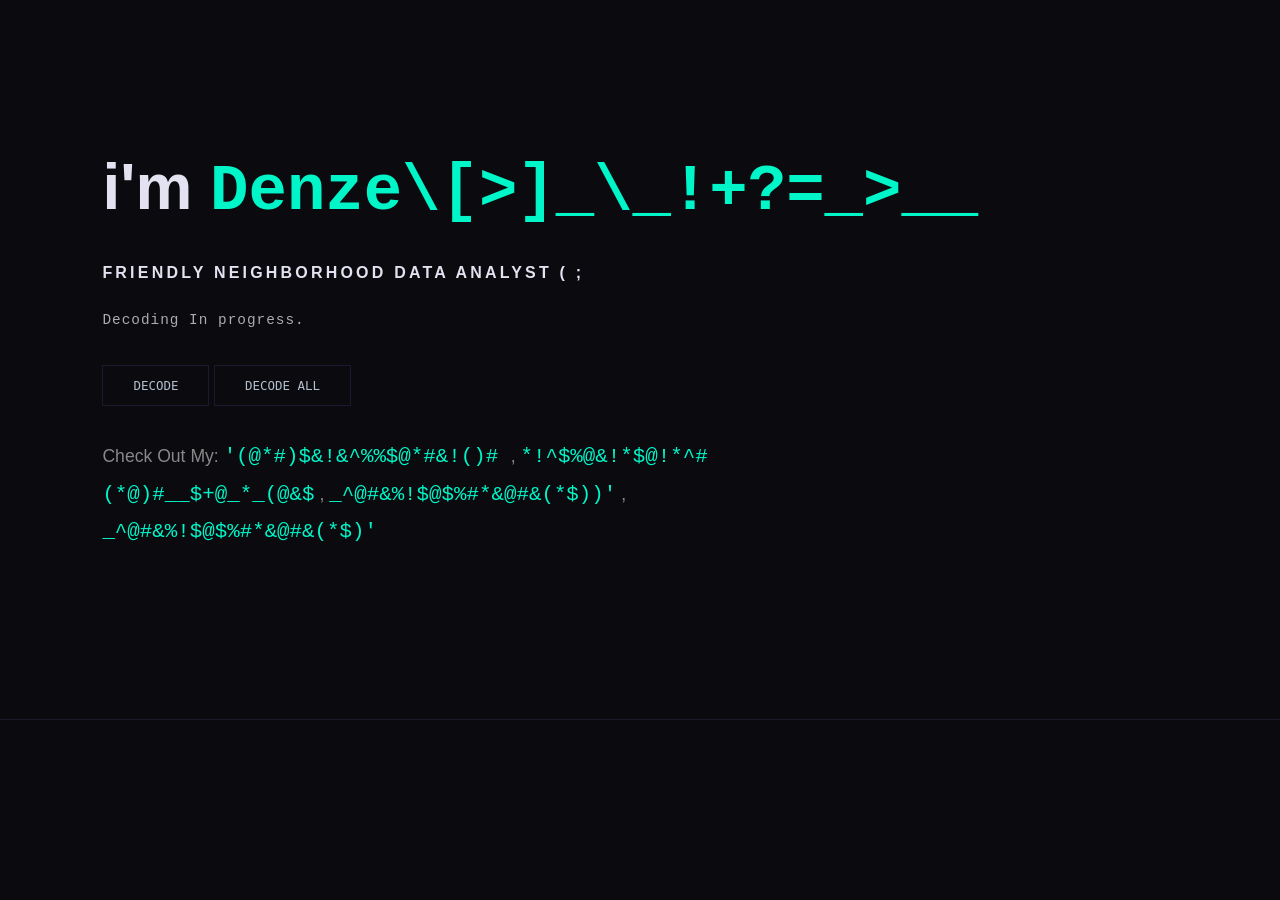
<file: index.html>
<!DOCTYPE html>
<html lang="en" data-THEMEMain=" dark">
<head>
  <meta charset="UTF-8" />
  <link rel="stylesheet" href="assets/style.css">
  <meta name="viewport" content="width=device-width, initial-scale=1.0"/>
  <title>Denzel Moffat | Data Analyst & Portfolio</title>

  <!-- SEO Meta Tags -->
  <meta name="description" content="Denzel Moffat's personal portfolio. Data analyst,Data Scientist ,cybersecurity enthusiast and developer based in Zimbabwe.">
  <meta name="keywords" content="Denzel Moffat,Denzel,Joshua,Moffat,DenzelJMoffat.com, data analyst,data Scientist,Denzel Joshua Moffat, portfolio Zimbabwe, cybersecurity Zimbabwe,data analysis Zimbabwe, Zimbabwe">
  <meta name="author" content="Denzel J Moffat, Denzel , Moffat, Denzel Joshua, Joshua">
  <meta name="google-site-verification" content="7la9w6ZhTLMkpH6mxnMef3vtB_CeqCHO9XA25OT6HhQ" />

  <!-- Open Graph (controls how your link looks when shared on WhatsApp, Twitter etc.) -->
  <meta property="og:title" content="Denzel Moffat | Portfolio">
  <meta property="og:description" content="Data analyst and developer portfolio.">
  <meta property="og:url" content="https://yourusername.github.io">
  <meta property="og:type" content="website">
</head>
<body>
    <section class="hero">
        <div class="greeting">
            <h1> i'm <span id="scramble-text-welcome" class="highlight_blue">Denzel Joshua</span></h1>
            <h2>friendly neighborhood data analyst ( ;</h2>
             <div class = " decodLoad">
                <p id = "decoding-progress">Decoding In progress...</p>
             </div>
             <button id="decode-btn">decode</button>
             <button id="main-decode-all-btn">Decode All</button>
              
        </div>

         <div class = "list"> 
            <p> Check Out My: <span id="scramble-text-1" class="highlight_blue">'(@*#)$&!&^%%$@*#&!()# </span>, <span id="scramble-text-2" class="highlight_blue">*!^$%@&!*$@!*^#(*@)#__$+@_*_(@&$</span> , <span id="scramble-text-3" class="highlight_blue"> _^@#&%!$@$%#*&@#&(*$))'</span> , <span id="scramble-text-5" class="highlight_blue"> _^@#&%!$@$%#*&@#&(*$)'</span></p>
           
         </div>
    </section>  
   
<script src="assets/GeneralScripts.js"></script>
</body>
</html>
</file>
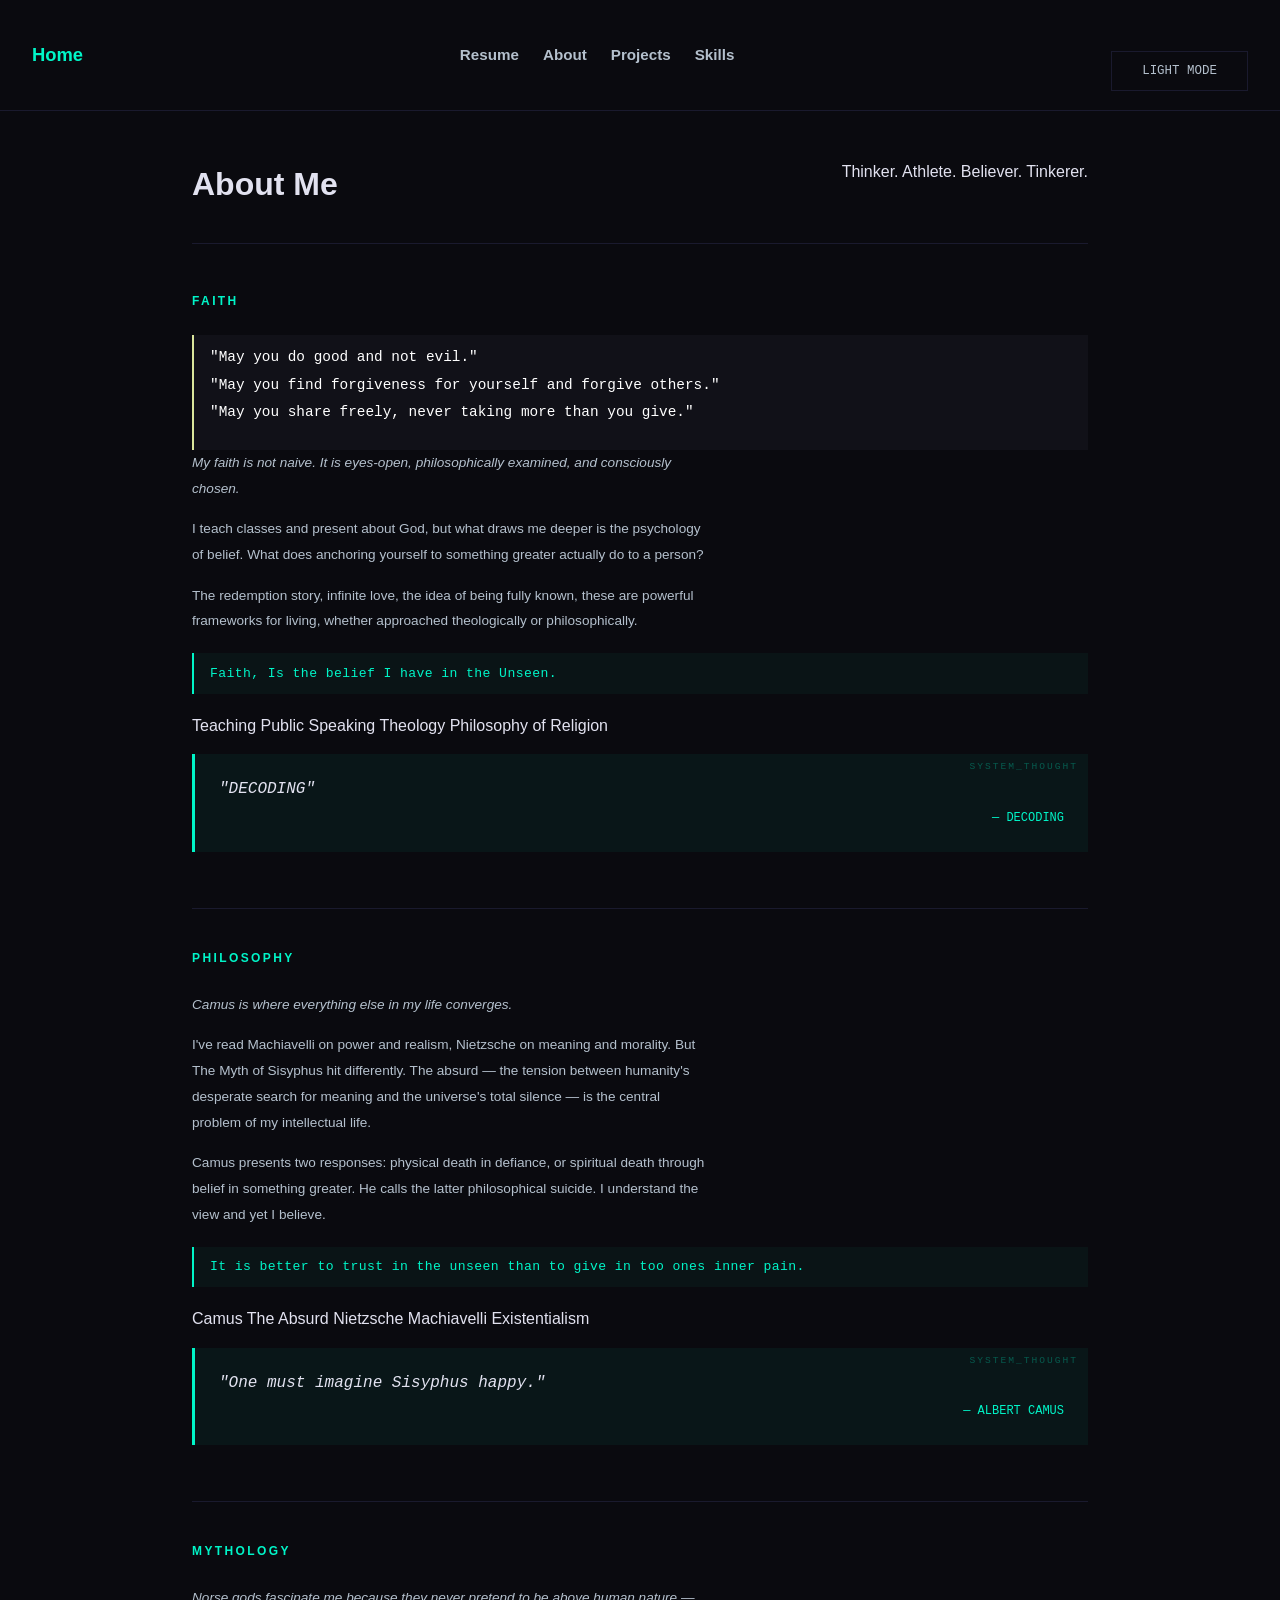
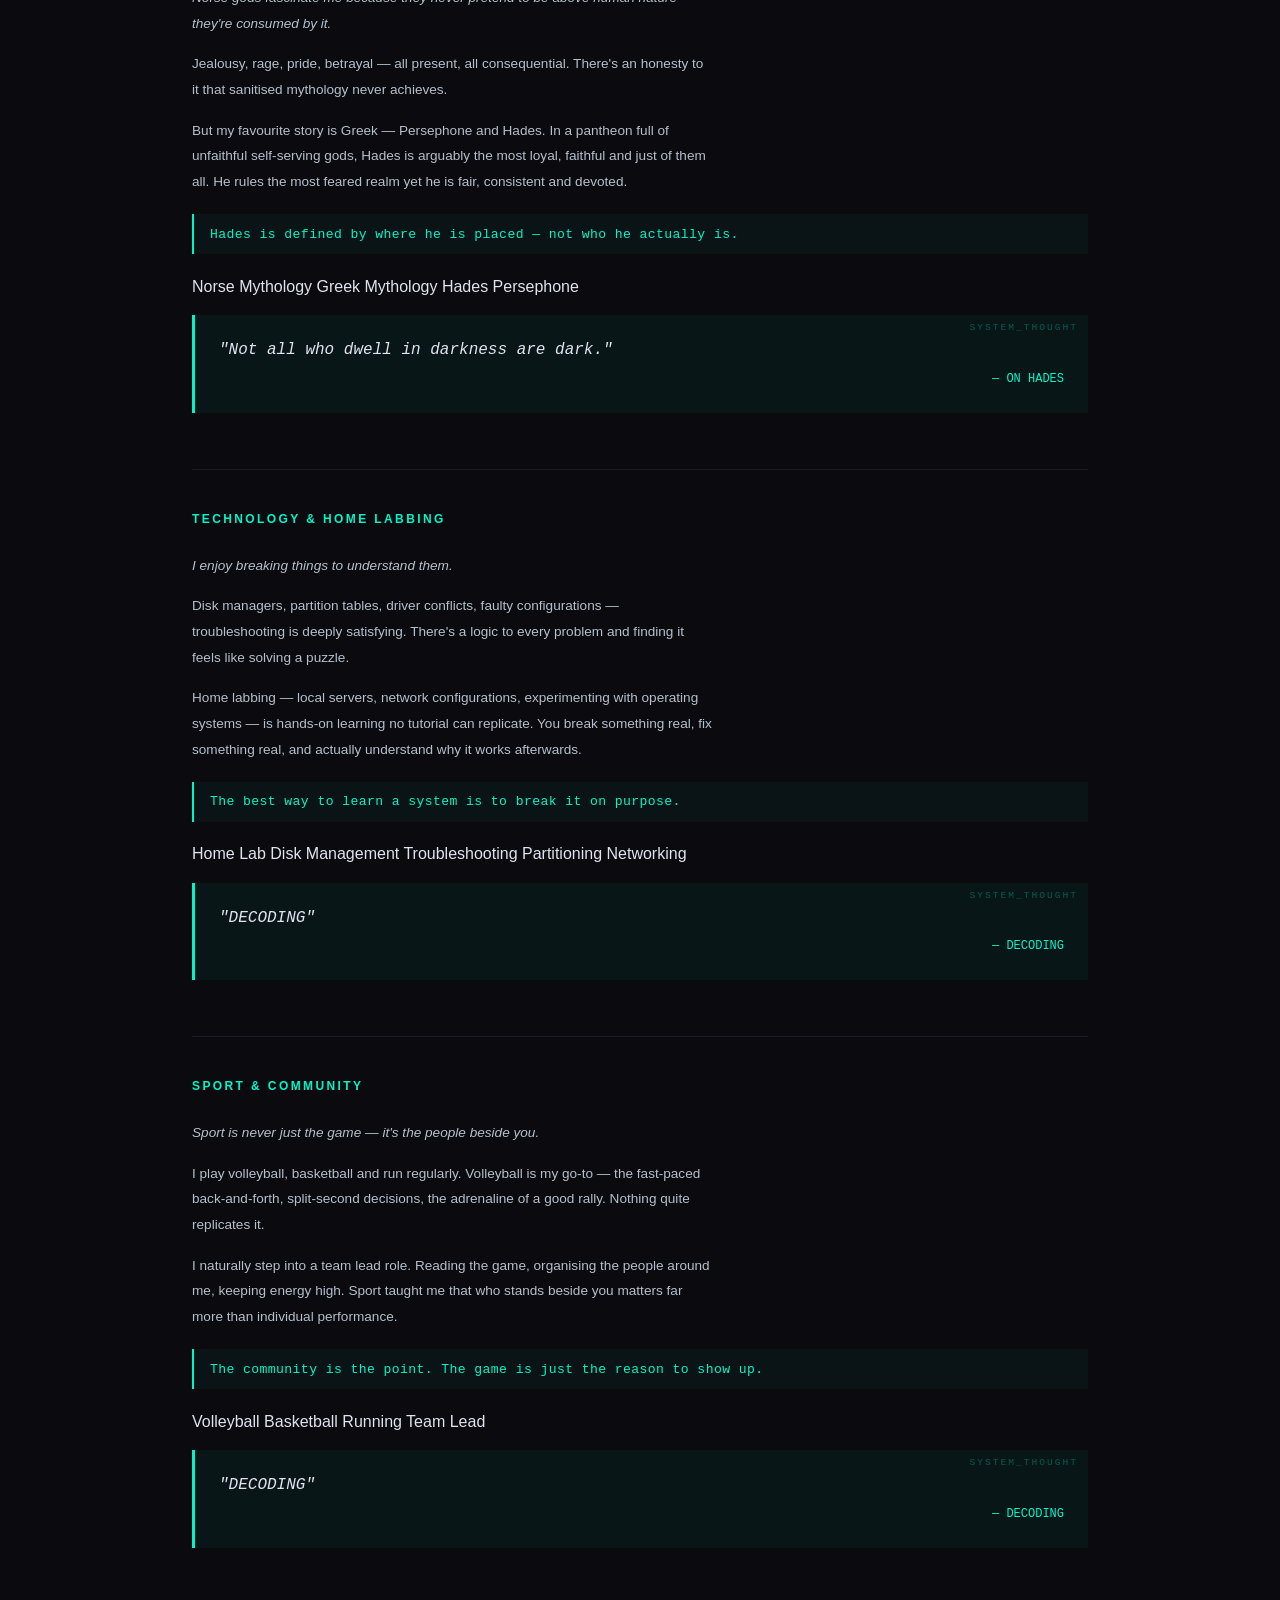
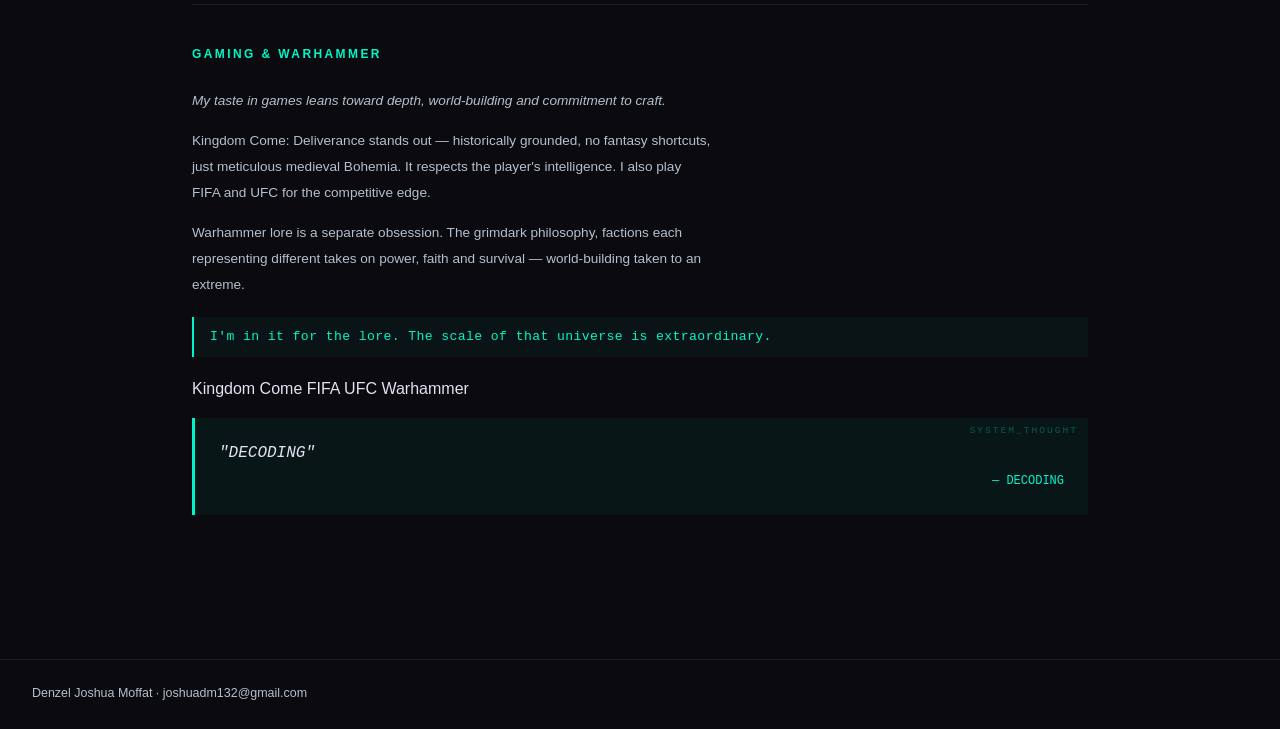
<file: pages/about.html>
<!DOCTYPE html>
<html lang="en">
<head>
  <meta charset="UTF-8"/>
  <meta name="viewport" content="width=device-width, initial-scale=1.0"/>
  <link rel="stylesheet" href="..\/assets/style.css">

  <title>About | Denzel Joshua Moffat</title>
  
</head>
<body>

 <nav>
    <a href="../index.html">Home</a>
    <ul>
      
      <li><a href="Resume.html">Resume</a></li>
      <li><a href="about.html">About</a></li>
      <li><a href="projects.html">Projects</a></li>
      <li><a href="skills.html">Skills</a></li>
    </ul>
    <button id="theme-toggle">Light Mode</button>
  </nav>

  <main>

    <!-- INTRO -->
    <header>
      <h1>About Me</h1>
      <p> Thinker. Athlete. Believer. Tinkerer.</p>
    </header>


    

  

<!-- FAITH -->
<section class="about-section">
  <div class="section-content reverse">
    <div class="section-text">
      <h2>Faith</h2>
      <div class = "prayer">
        <P>
        "May you do good and not evil." <br>
        "May you find forgiveness for yourself and forgive others."<br>
        "May you share freely, never taking more than you give."
        </P>
      </div>

      <p class="lead">My faith is not naive. It is eyes-open, philosophically examined, and consciously chosen.</p>
      <p>
        I teach classes and present about God, but what draws me deeper 
        is the psychology of belief. What does anchoring yourself to something 
        greater actually do to a person?
      </p>
      <p>
        The redemption story, infinite love, the idea of being fully known,
        these are powerful frameworks for living, whether approached theologically 
        or philosophically.
      </p>
      <div class="insight">
        Faith, Is the belief I have in the Unseen.
      </div>
      <div class="tags">
        <span>Teaching</span>
        <span>Public Speaking</span>
        <span>Theology</span>
        <span>Philosophy of Religion</span>
      </div>
    </div>
    <div class="myth-quote">
      <p>"DECODING"</p>
      <span>— DECODING</span>
    </div>
  </div>
</section>

<!-- PHILOSOPHY -->
<section class="about-section">
  <div class="section-content reverse">
    <div class="section-text">
      <h2>Philosophy</h2>
      <p class="lead">Camus is where everything else in my life converges.</p>
      <p>
        I've read Machiavelli on power and realism, Nietzsche on meaning and 
        morality. But The Myth of Sisyphus hit differently. The absurd — the 
        tension between humanity's desperate search for meaning and the 
        universe's total silence — is the central problem of my intellectual life.
      </p>
      <p>
        Camus presents two responses: physical death in defiance, or spiritual 
        death through belief in something greater. He calls the latter 
        philosophical suicide. I understand the view and yet I believe.
      </p>
      <div class="insight">
        It is better to trust in the unseen than to give in too ones inner pain.
      </div>
      <div class="tags">
        <span>Camus</span>
        <span>The Absurd</span>
        <span>Nietzsche</span>
        <span>Machiavelli</span>
        <span>Existentialism</span>
      </div>
    </div>
    <div class="myth-quote">
      <p>"One must imagine Sisyphus happy."</p>
      <span>— Albert Camus</span>
    </div>
  </div>
</section>

<!-- MYTHOLOGY -->
<section class="about-section">
  <div class="section-content">
    <div class="section-text">
      <h2>Mythology</h2>
      <p class="lead">Norse gods fascinate me because they never pretend to be above human nature — they're consumed by it.</p>
      <p>
        Jealousy, rage, pride, betrayal — all present, all consequential. 
        There's an honesty to it that sanitised mythology never achieves.
      </p>
      <p>
        But my favourite story is Greek — Persephone and Hades. In a pantheon 
        full of unfaithful self-serving gods, Hades is arguably the most loyal, 
        faithful and just of them all. He rules the most feared realm yet he is 
        fair, consistent and devoted.
      </p>
      <div class="insight">
        Hades is defined by where he is placed — not who he actually is.
      </div>
      <div class="tags">
        <span>Norse Mythology</span>
        <span>Greek Mythology</span>
        <span>Hades</span>
        <span>Persephone</span>
      </div>
    </div>
    <div class="myth-quote">
      <p>"Not all who dwell in darkness are dark."</p>
      <span>— On Hades</span>
    </div>
  </div>
</section>

<!-- TECHNOLOGY -->
<section class="about-section">
  <div class="section-content reverse">
    <div class="section-text">
      <h2>Technology & Home Labbing</h2>
      <p class="lead">I enjoy breaking things to understand them.</p>
      <p>
        Disk managers, partition tables, driver conflicts, faulty configurations — 
        troubleshooting is deeply satisfying. There's a logic to every problem 
        and finding it feels like solving a puzzle.
      </p>
      <p>
        Home labbing — local servers, network configurations, experimenting with 
        operating systems — is hands-on learning no tutorial can replicate. 
        You break something real, fix something real, and actually understand 
        why it works afterwards.
      </p>
      <div class="insight">
        The best way to learn a system is to break it on purpose.
      </div>
      <div class="tags">
        <span>Home Lab</span>
        <span>Disk Management</span>
        <span>Troubleshooting</span>
        <span>Partitioning</span>
        <span>Networking</span>
      </div>
    </div>
    <div class="myth-quote">
      <p>"DECODING"</p>
      <span>— DECODING</span>
    </div>
  </div>
</section>


 <!-- SPORTS -->
<section class="about-section">
  <div class="section-content">
    <div class="section-text">
      <h2>Sport & Community</h2>
      <p class="lead">Sport is never just the game — it's the people beside you.</p>
      <p>
        I play volleyball, basketball and run regularly. Volleyball is my go-to — 
        the fast-paced back-and-forth, split-second decisions, the adrenaline of 
        a good rally. Nothing quite replicates it.
      </p>
      <p>
        I naturally step into a team lead role. Reading the game, organising the 
        people around me, keeping energy high. Sport taught me that who stands 
        beside you matters far more than individual performance.
      </p>
      <div class="insight">
        The community is the point. The game is just the reason to show up.
      </div>
      <div class="tags">
        <span>Volleyball</span>
        <span>Basketball</span>
        <span>Running</span>
        <span>Team Lead</span>
      </div>
    </div>
    <div class="myth-quote">
      <p>"DECODING"</p>
      <span>— DECODING</span>
    </div>
  </div>
</section>


<!-- GAMING -->
<section class="about-section">
  <div class="section-content">
    <div class="section-text">
      <h2>Gaming & Warhammer</h2>
      <p class="lead">My taste in games leans toward depth, world-building and commitment to craft.</p>
      <p>
        Kingdom Come: Deliverance stands out — historically grounded, no fantasy 
        shortcuts, just meticulous medieval Bohemia. It respects the player's 
        intelligence. I also play FIFA and UFC for the competitive edge.
      </p>
      <p>
        Warhammer lore is a separate obsession. The grimdark philosophy, factions 
        each representing different takes on power, faith and survival — 
        world-building taken to an extreme.
      </p>
      <div class="insight">
        I'm in it for the lore. The scale of that universe is extraordinary.
      </div>
      <div class="tags">
        <span>Kingdom Come</span>
        <span>FIFA</span>
        <span>UFC</span>
        <span>Warhammer</span>
      </div>
    </div>
    <div class="myth-quote">
      <p>"DECODING"</p>
      <span>— DECODING</span>
    </div>
  </div>
</section>


   
  </main>

  <footer>
    <p>Denzel Joshua Moffat · joshuadm132@gmail.com</p>
  </footer>

  <script src="../assets/GeneralScripts.js"></script>

</body>
</html>
</file>
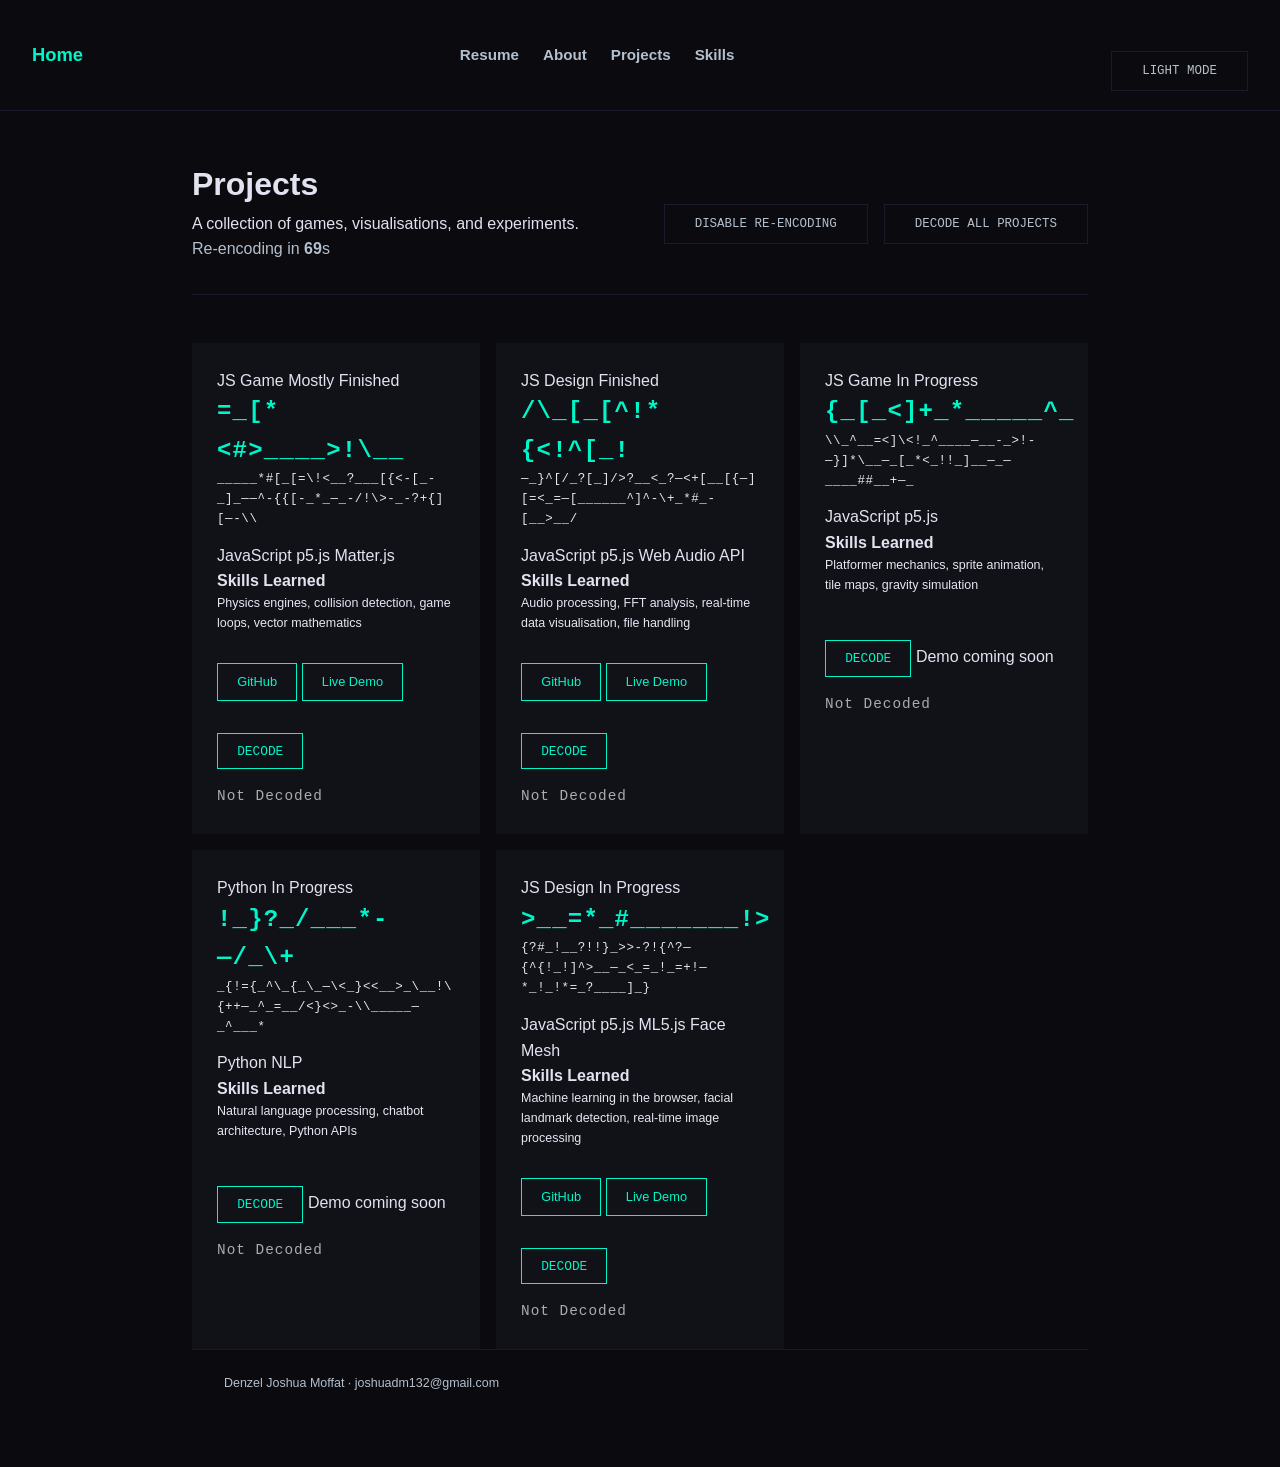
<file: pages/projects.html>
<!DOCTYPE html>
<html lang="en">
<head>
  <meta charset="UTF-8"/>
  <meta name="viewport" content="width=device-width, initial-scale=1.0"/>
  <title>Projects | Denzel Joshua Moffat</title>
   <link rel="stylesheet" href="..\/assets/style.css">
</head>
<body>

 <nav>
    <a href="../index.html">Home</a>
    <ul>
      
      <li><a href="Resume.html">Resume</a></li>
      <li><a href="about.html">About</a></li>
      <li><a href="projects.html">Projects</a></li>
      <li><a href="skills.html">Skills</a></li>
    </ul>
    <button id="theme-toggle">Light Mode</button>
  </nav>


  <main>

    <header>
      <div>
      <h1>Projects</h1>
      <p>A collection of games, visualisations, and experiments.</p>
      <span id="encode-timer">Re-encoding in <strong id="timer-count"></strong>s</span>
    </div>
      <div class="encode-controls">
        <button id="encode-toggle">Disable Re-encoding</button>
        <button id="decode-all-btn">Decode All Projects</button>
      </div>
      
    </header>

    <!-- PROJECT GRID -->
    <div class="projects-grid">

      <!-- project-card 1 -->
      <div class="project-card">
        <div class="project-card-top">
          <span class="project-card-category">JS Game</span>
          <span class="project-card-status status-wip">Mostly Finished</span>
        </div>
        <h2 id="card-title-1" class="scrambled">&#9608;&#9608;&#9608;&#9608;&#9608;&#9608;&#9608;&#9608;&#9608;</h2>
        <p id="card-desc-1" class="scrambled">&#9608;&#9608;&#9608;&#9608;&#9608;&#9608;&#9608;&#9608;&#9608;&#9608;&#9608;&#9608;&#9608;&#9608;&#9608;&#9608;&#9608;&#9608; &#9608;&#9608;&#9608;&#9608;&#9608;&#9608;&#9608;&#9608;&#9608;&#9608;&#9608;&#9608;&#9608;&#9608;&#9608;&#9608;&#9608; &#9608;&#9608;&#9608;&#9608;&#9608;&#9608;&#9608;&#9608;&#9608;&#9608;&#9608;&#9608;&#9608;&#9608;&#9608;&#9608;&#9608;&#9608; &#9608;&#9608;&#9608;&#9608;&#9608;&#9608;&#9608;&#9608;&#9608;&#9608;&#9608;&#9608;&#9608;&#9608;&#9608;&#9608;&#9608;</p>
        <div class="project-card-tags">
          <span>JavaScript</span>
          <span>p5.js</span>
          <span>Matter.js</span>
        </div>
        <div class="project-card-skills">
          <h4>Skills Learned</h4>
          <p>Physics engines, collision detection, game loops, vector mathematics</p>
        </div>
        <div class="project-card-links">
          <a href="https://github.com/joshuadm132-creator/Pool-Table" target="_blank" onclick="event.stopPropagation()">GitHub </a>
          <a href="#demo-stage" 
            onclick="event.preventDefault(); loadDemo('https://joshuadm132-creator.github.io/Pool-Table/', 'Pool Table Game')">
            Live Demo
          </a>
          <button class="decode-card-btn" data-card="1">Decode</button>
            <div class = " decodLoad">
                <p id = "decoding-progress">Not Decoded</p>
             </div>
        </div>
      </div>

      <!-- project-card 2 -->
      <div class="project-card">
        <div class="project-card-top">
          <span class="project-card-category">JS Design</span>
          <span class="project-card-status status-done">Finished</span>
        </div>
        <h2 id="card-title-2" class="scrambled">&#9608;&#9608;&#9608;&#9608;&#9608;&#9608;&#9608;&#9608;&#9608;</h2>
        <p id="card-desc-2" class="scrambled">&#9608;&#9608;&#9608;&#9608;&#9608;&#9608;&#9608;&#9608;&#9608;&#9608;&#9608;&#9608;&#9608;&#9608;&#9608;&#9608;&#9608;&#9608; &#9608;&#9608;&#9608;&#9608;&#9608;&#9608;&#9608;&#9608;&#9608;&#9608;&#9608;&#9608;&#9608;&#9608;&#9608;&#9608;&#9608; &#9608;&#9608;&#9608;&#9608;&#9608;&#9608;&#9608;&#9608;&#9608;&#9608;&#9608;&#9608;&#9608;&#9608;&#9608;&#9608;&#9608;&#9608; &#9608;&#9608;&#9608;&#9608;&#9608;&#9608;&#9608;&#9608;&#9608;&#9608;&#9608;&#9608;&#9608;&#9608;&#9608;&#9608;&#9608;</p>
        <div class="project-card-tags">
          <span>JavaScript</span>
          <span>p5.js</span>
          <span>Web Audio API</span>
        </div>
        <div class="project-card-skills">
          <h4>Skills Learned</h4>
          <p>Audio processing, FFT analysis, real-time data visualisation, file handling</p>
        </div>
        <div class="project-card-links">
           <a href="https://github.com/joshuadm132-creator/Music-Visualisation-" target="_blank" onclick="event.stopPropagation()">GitHub </a>
           <a href="#demo-stage" 
            onclick="event.preventDefault(); loadDemo('https://joshuadm132-creator.github.io/Music-Visualisation-/', 'Music Visualisation')">
            Live Demo
          </a>
          <button class="decode-card-btn" data-card="2">Decode</button>
            <div class = " decodLoad">
                <p id = "decoding-progress">Not Decoded</p>
             </div>
        </div>
      </div>

      <!-- project-card 3 -->
      <div class="project-card">
        <div class="project-card-top">
          <span class="project-card-category">JS Game</span>
          <span class="project-card-status status-wip">In Progress</span>
        </div>
        <h2 id="card-title-3" class="scrambled">&#9608;&#9608;&#9608;&#9608;&#9608;&#9608;&#9608;&#9608;&#9608;</h2>
        <p id="card-desc-3" class="scrambled">&#9608;&#9608;&#9608;&#9608;&#9608;&#9608;&#9608;&#9608;&#9608;&#9608;&#9608;&#9608;&#9608;&#9608;&#9608;&#9608;&#9608;&#9608; &#9608;&#9608;&#9608;&#9608;&#9608;&#9608;&#9608;&#9608;&#9608;&#9608;&#9608;&#9608;&#9608;&#9608;&#9608;&#9608;&#9608; &#9608;&#9608;&#9608;&#9608;&#9608;&#9608;&#9608;&#9608;&#9608;&#9608;&#9608;&#9608;&#9608;&#9608;&#9608;&#9608;&#9608;&#9608; &#9608;&#9608;&#9608;&#9608;&#9608;&#9608;&#9608;&#9608;&#9608;&#9608;&#9608;&#9608;&#9608;&#9608;&#9608;&#9608;&#9608;</p>
        <div class="project-card-tags">
          <span>JavaScript</span>
          <span>p5.js</span>
        </div>
        <div class="project-card-skills">
          <h4>Skills Learned</h4>
          <p>Platformer mechanics, sprite animation, tile maps, gravity simulation</p>
        </div>
        <div class="project-card-links">
          <!-- <a href="#" target="_blank" onclick="event.stopPropagation()">GitHub</a>
          <a href="../demos/mario-game.html" onclick="event.stopPropagation()">Live Demo</a> -->
         
          <button class="decode-card-btn" data-card="3">Decode</button>
           <span class="no-demo">Demo coming soon</span>
            <div class = " decodLoad">
                <p id = "decoding-progress">Not Decoded</p>
             </div>
        </div>
      </div>

      <!-- project-card 4 -->
      <div class="project-card">
        <div class="project-card-top">
          <span class="project-card-category">Python</span>
          <span class="project-card-status status-wip">In Progress</span>
        </div>
        <h2 id="card-title-4" class="scrambled">&#9608;&#9608;&#9608;&#9608;&#9608;&#9608;&#9608;&#9608;&#9608;</h2>
        <p id="card-desc-4" class="scrambled">&#9608;&#9608;&#9608;&#9608;&#9608;&#9608;&#9608;&#9608;&#9608;&#9608;&#9608;&#9608;&#9608;&#9608;&#9608;&#9608;&#9608;&#9608; &#9608;&#9608;&#9608;&#9608;&#9608;&#9608;&#9608;&#9608;&#9608;&#9608;&#9608;&#9608;&#9608;&#9608;&#9608;&#9608;&#9608; &#9608;&#9608;&#9608;&#9608;&#9608;&#9608;&#9608;&#9608;&#9608;&#9608;&#9608;&#9608;&#9608;&#9608;&#9608;&#9608;&#9608;&#9608; &#9608;&#9608;&#9608;&#9608;&#9608;&#9608;&#9608;&#9608;&#9608;&#9608;&#9608;&#9608;&#9608;&#9608;&#9608;&#9608;&#9608;</p>
        <div class="project-card-tags">
          <span>Python</span>
          <span>NLP</span>
        </div>
        <div class="project-card-skills">
          <h4>Skills Learned</h4>
          <p>Natural language processing, chatbot architecture, Python APIs</p>
        </div>
        <div class="project-card-links">
          <!-- <a href="#" target="_blank" onclick="event.stopPropagation()">GitHub</a> -->
          <button class="decode-card-btn" data-card="4">Decode</button>
          <span class="no-demo">Demo coming soon</span>
            <div class = " decodLoad">
                <p id = "decoding-progress">Not Decoded</p>
             </div>
          
        </div>
      </div>

      <!-- project-card 5 -->
      <div class="project-card">
        <div class="project-card-top">
          <span class="project-card-category">JS Design</span>
          <span class="project-card-status status-wip">In Progress</span>
        </div>
        <h2 id="card-title-5" class="scrambled">&#9608;&#9608;&#9608;&#9608;&#9608;&#9608;&#9608;&#9608;&#9608;</h2>
        <p id="card-desc-5" class="scrambled">&#9608;&#9608;&#9608;&#9608;&#9608;&#9608;&#9608;&#9608;&#9608;&#9608;&#9608;&#9608;&#9608;&#9608;&#9608;&#9608;&#9608;&#9608; &#9608;&#9608;&#9608;&#9608;&#9608;&#9608;&#9608;&#9608;&#9608;&#9608;&#9608;&#9608;&#9608;&#9608;&#9608;&#9608;&#9608; &#9608;&#9608;&#9608;&#9608;&#9608;&#9608;&#9608;&#9608;&#9608;&#9608;&#9608;&#9608;&#9608;&#9608;&#9608;&#9608;&#9608;&#9608; &#9608;&#9608;&#9608;&#9608;&#9608;&#9608;&#9608;&#9608;&#9608;&#9608;&#9608;&#9608;&#9608;&#9608;&#9608;&#9608;&#9608;</p>
        <div class="project-card-tags">
          <span>JavaScript</span>
          <span>p5.js</span>
          <span>ML5.js</span>
          <span>Face Mesh</span>
        </div>
        <div class="project-card-skills">
          <h4>Skills Learned</h4>
          <p>Machine learning in the browser, facial landmark detection, real-time image processing</p>
        </div>
        <div class="project-card-links">
           <a href="https://github.com/joshuadm132-creator/Filter-Mesh" target="_blank" onclick="event.stopPropagation()">GitHub </a>
           <a href="#demo-stage" 
            onclick="event.preventDefault(); loadDemo('https://joshuadm132-creator.github.io/Filter-Mesh/', 'Face Mesh')">
            Live Demo
          </a>
          <button class="decode-card-btn" data-card="5">Decode</button>
            <div class = " decodLoad">
              <p id = "decoding-progress">Not Decoded</p>
            </div>
        </div>
      </div>
    </div>

    <section id="demo-stage" class="demo-container" style="display: none;">
          <h3 id="demo-title" class="highlight_blue">Project Preview</h3>
          <div id="p5-canvas-wrapper">
              </div>
          <button class ="close-btn" onclick="closeDemo()">Close Preview</button>
          <h4>Currently Not Mobile Optimised</h4>
      </section>
     

  <footer>
    <p>Denzel Joshua Moffat · joshuadm132@gmail.com</p>
  </footer>

  <script src="../assets/GeneralScripts.js"></script>
</body>
</html>
</file>
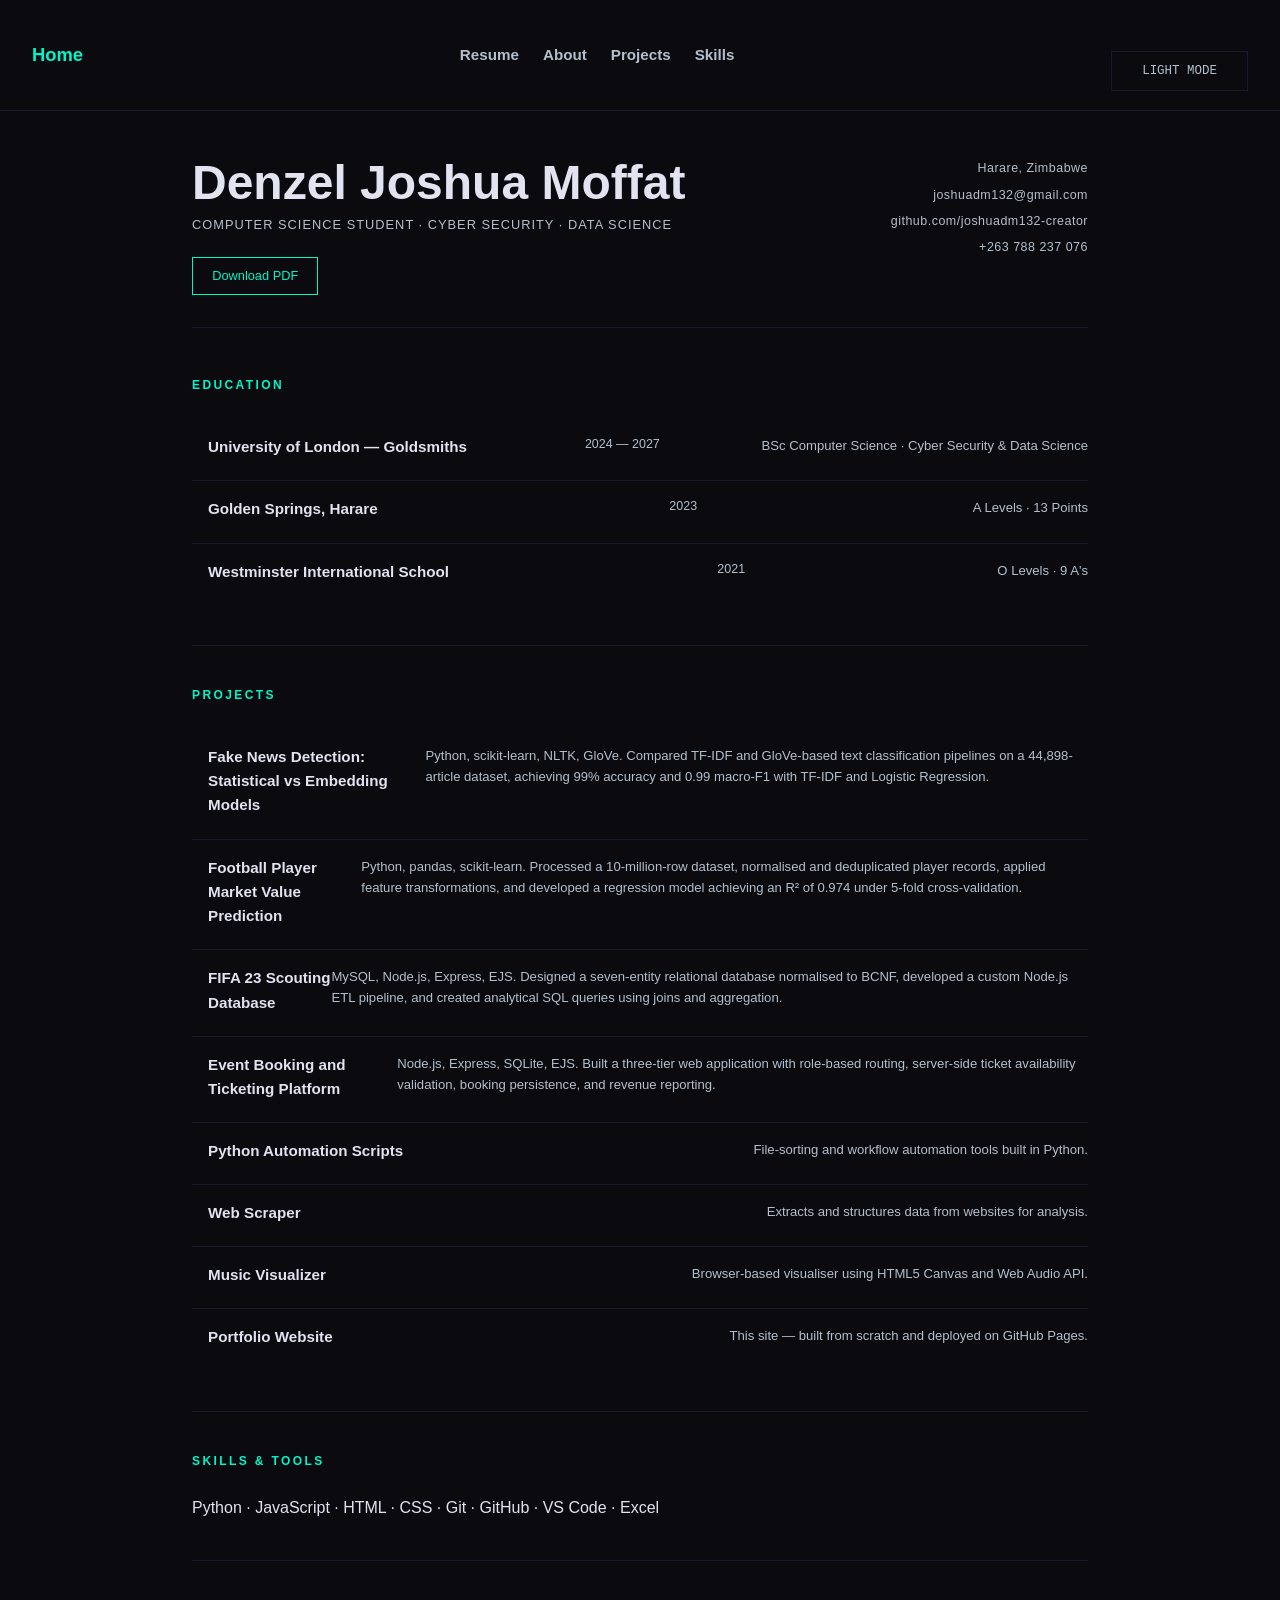
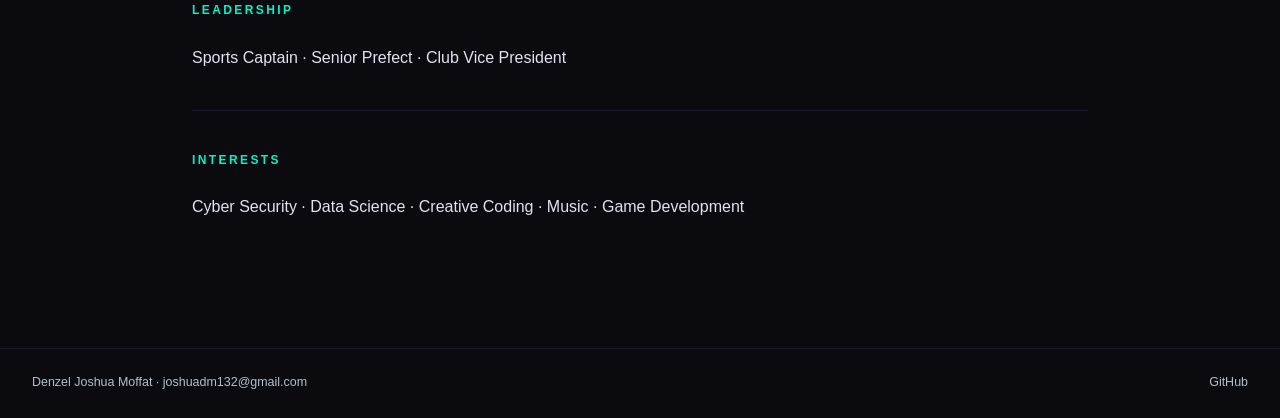
<file: pages/Resume.html>
<!DOCTYPE html>
<html lang="en">
<head>
  <meta charset="UTF-8"/>
  <meta name="viewport" content="width=device-width, initial-scale=1.0"/>
  <link rel="stylesheet" href="..\/assets/style.css">
 

  <title>Resume | Denzel Joshua Moffat</title>
</head>
<body>

  <!-- NAVIGATION -->
  <nav>
    <a href="../index.html">Home</a>
    <ul>
      
      <li><a href="Resume.html">Resume</a></li>
      <li><a href="about.html">About</a></li>
      <li><a href="projects.html">Projects</a></li>
      <li><a href="skills.html">Skills</a></li>
    </ul>
    <button id="theme-toggle">Light Mode</button>
  </nav>

  
  <main>

    <!-- NAME & CONTACT -->
    <header>
        <div class="name-block">
            <h1>Denzel Joshua Moffat</h1>
            <p>Computer Science Student · Cyber Security · Data Science</p>
            <a href="../assets/Denzel_Moffat_Resume september update.pdf" download>Download PDF</a>
        </div>
        <div class="contact-block">
            <span>Harare, Zimbabwe</span>
            <a href="mailto:joshuadm132@gmail.com">joshuadm132@gmail.com</a>
            <a href="https://github.com/joshuadm132-creator" target="_blank">github.com/joshuadm132-creator</a>
            <span>+263 788 237 076</span>
        </div>
    </header>

    <!-- EDUCATION -->
    <section>
      <h2>Education</h2>

      <div class="entry">
        <h3>University of London — Goldsmiths</h3>
        <span>2024 — 2027</span>
        <p>BSc Computer Science · Cyber Security & Data Science</p>
      </div>

      <div class="entry">
        <h3>Golden Springs, Harare</h3>
        <span>2023</span>
        <p>A Levels · 13 Points</p>
      </div>

      <div class="entry">
        <h3>Westminster International School</h3>
        <span>2021</span>
        <p>O Levels · 9 A's</p>
      </div>
    </section>

    <!-- PROJECTS -->
    <section>
      <h2>Projects</h2>

      <div class="entry">
        <h3>Fake News Detection: Statistical vs Embedding Models</h3>
        <p>Python, scikit-learn, NLTK, GloVe. Compared TF-IDF and GloVe-based text classification pipelines on a 44,898-article dataset, achieving 99% accuracy and 0.99 macro-F1 with TF-IDF and Logistic Regression.</p>
       </div> 
      <div class="entry">
        <h3>Football Player Market Value Prediction</h3> 
        <p>Python, pandas, scikit-learn. Processed a 10-million-row dataset, normalised and deduplicated player records, applied feature transformations, and developed a regression model achieving an R² of 0.974 under 5-fold cross-validation.</p> 
      </div> 
      <div class="entry">
        <h3>FIFA 23 Scouting Database</h3> 
        <p>MySQL, Node.js, Express, EJS. Designed a seven-entity relational database normalised to BCNF, developed a custom Node.js ETL pipeline, and created analytical SQL queries using joins and aggregation.</p> 
      </div> 
      <div class="entry"> 
        <h3>Event Booking and Ticketing Platform</h3> 
        <p>Node.js, Express, SQLite, EJS. Built a three-tier web application with role-based routing, server-side ticket availability validation, booking persistence, and revenue reporting.</p> </div>

      <div class="entry">
        <h3>Python Automation Scripts</h3>
        <p>File-sorting and workflow automation tools built in Python.</p>
      </div>

      <div class="entry">
        <h3>Web Scraper</h3>
        <p>Extracts and structures data from websites for analysis.</p>
      </div>

      <div class="entry">
        <h3>Music Visualizer</h3>
        <p>Browser-based visualiser using HTML5 Canvas and Web Audio API.</p>
      </div>

      <div class="entry">
        <h3>Portfolio Website</h3>
        <p>This site — built from scratch and deployed on GitHub Pages.</p>
      </div>

    </section>

    <!-- SKILLS -->
    <section>
      <h2>Skills & Tools</h2>
      <p>Python · JavaScript · HTML · CSS · Git · GitHub · VS Code · Excel</p>
    </section>

    <!-- LEADERSHIP -->
    <section>
      <h2>Leadership</h2>
      <p>Sports Captain · Senior Prefect · Club Vice President</p>
    </section>

    <!-- INTERESTS -->
    <section>
      <h2>Interests</h2>
      <p>Cyber Security · Data Science · Creative Coding · Music · Game Development</p>
    </section>

  </main>

  <!-- FOOTER -->
  <footer>
    <p>Denzel Joshua Moffat · joshuadm132@gmail.com</p>
    <a href="https://github.com/joshuadm132-creator" target="_blank">GitHub</a>
  </footer>


<script src="..\/assets/GeneralScripts.js"></script>
</body>
</html>
</file>
<file: assets/style.css>
/* ── THEME VARIABLES ── */
:root,[data-theme="dark"] {
  --bg:        #0a0a0f;
  --bg-surface: #111118;
  --border:    #1a1a2e;
  --text:      #e2e2f0;
  --text-muted: #b4c0cd;
  --accent:    #00f5c8;
  --accentb:#00f5c8;
  --txtb: #e6e7f3;
  --quote:rgba(0, 245, 200, 0.05);
  --pry:#FFF
  /* ── LIGHT MODE ── */

}[data-theme="light"] {
  --bg:         #f5f5f0;
  --bg-surface: #ebebeb;
  --border:     #d0d0d0;
  --text:       #111118;
  --text-muted: #555;
  --accent:     #008c72;
  --accentb:#093b32;
  --txtb: #091b1b;
  --pry: #111118;
  --quote:rgba(2, 9, 35, 0.05);
}[data-THEMEMain= "dark"]{
  --bg:        #0a0a0f;
  --bg-surface: #111118;
  --border:    #1a1a2e;
  --text:      #e2e2f0;
  --text-muted: #b4c0cd;
  --accent:    #00f5c8;
  --accentb:#00f5c8;
  --txtb: #e6e7f3;
  --quote:rgba(0, 245, 200, 0.05);
  --pry:#FFF

}


* {
  margin: 0;
  padding: 0;
  box-sizing: border-box;
}


body {
  background: var(--bg);
  color: var(--text);
  font-family: 'Inter', sans-serif; /* Modern sans-serif works best for this */
  margin: 0;
  padding: 0;
  overflow-x: hidden;
  font-size: 16px;
  line-height: 1.6;
}

main {
  max-width: 960px;
  margin: 0 auto;
  padding: 3rem 2rem;
}

/* ── HEADER ── */

header {
  display: flex;
  justify-content: space-between;
  align-items: flex-start;
  margin-bottom: 3rem;
  padding-bottom: 2rem;
  border-bottom: 1px solid var(--border);
}

header .name-block h1 {
  font-size: clamp(1.8rem, 5vw, 3rem);
  font-weight: 800;
  line-height: 1;
  color: var(--text);
  margin-bottom: 0.5rem;
}

header .name-block p {
  font-size: 0.8rem;
  color: var(--text-muted);
  letter-spacing: 0.08em;
  text-transform: uppercase;
  margin-bottom: 0.3rem;
}

header .name-block a {
  display: inline-block;
  margin-top: 1rem;
  padding: 0.5rem 1.2rem;
  border: 1px solid var(--accent);
  color: var(--accent);
  text-decoration: none;
  font-size: 0.8rem;
  transition: all 0.2s;
}

header .name-block a:hover {
  background: var(--accent);
  color: var(--bg);
}

header .contact-block {
  display: flex;
  flex-direction: column;
  align-items: flex-end;
  gap: 0.4rem;
}

header .contact-block a,
header .contact-block span {
  font-size: 0.78rem;
  color: var(--text-muted);
  text-decoration: none;
  letter-spacing: 0.04em;
  transition: color 0.2s;
}

header .contact-block a:hover {
  color: var(--accent);
}
section {
  margin-bottom: 2.5rem;
  padding-bottom: 2.5rem;
  border-bottom: 1px solid var(--border);
}

section:last-child {
  border-bottom: none;
}


section h2 {
  font-size: 0.75rem;
  letter-spacing: 0.2em;
  text-transform: uppercase;
  color: var(--accent);
  margin-bottom: 1.5rem;
}
.greeting h2 {

  color: var(--text);
  font-size: 1rem; ;

}


/* ── NAV ── */
nav {
  display: flex;
  justify-content: space-between;
  align-items: center;
  padding: 1.2rem 2rem;
  border-bottom: 1px solid var(--border);
}

nav a {
  color: var(--accent);
  text-decoration: none;
  font-size: 1.15rem;
  font-weight: bold;
}

nav ul {
  list-style: none;
  display: flex;
  gap: 1.5rem;
}

nav ul a {
  color: var(--text-muted);
  text-decoration: none;
  font-size: 0.95rem;
}

nav ul a:hover {
  color: var(--accent);
}
/* Button Styling */
button {
  background: transparent;
  border: 1px solid var(--border);
  color: var(--text-muted);
padding: 12px 30px;
  margin-top: 2rem;
  font-family: monospace;
  font-size: 0.78rem;
  cursor: pointer;
  transition: all 0.3s ease;
  text-transform: uppercase;
}

button:hover:not(:disabled) {
  border-color: var(--accent);
  color: var(--accent);
  box-shadow: 0 0 15px rgba(0, 245, 200, 0.2);
}

button:disabled {
  border-color: #333;
  color: #333;
}


.hero {
  min-height: 80vh; /* More vertical space */
  padding: 10% 8%; /* Large, editorial-style padding */
  display: flex;
  flex-direction: column;
  justify-content: center;
  align-items: flex-start;
}

.greeting h1 {
  font-size: clamp(2rem, 5vw, 4rem); /* Responsive typography */
  font-weight: 700;
  line-height: 1.1;
  margin-bottom: 2rem;
  max-width: 900px;
}

.list {
  margin-top: 2rem;
  max-width: 700px;
  display: flex;          
  flex-direction: column; 
  align-items: flex-start; 
}

.list p {
  color: #888;
  font-size: 1.1rem;
  line-height: 1.8;
  min-height: 3.6em;      
  margin-bottom: 1rem;
}
.list span{
  font-size: 1.3rem;
  line-height: 1.8;
  min-height: 3.6em;
}

.decodLoad {
  margin-top: 1rem;
  height: 24px; /* Prevents layout jump */
}

#decoding-progress {
  font-family: monospace;
  font-size: 0.9rem;
  letter-spacing: 1px;
  color: #acacac;
  margin: 0;
}


  .highlight_blue {
  color: #00f5c8;
  transition: all 0.3s ease;
  cursor: pointer;
  border-bottom: 1px solid transparent;
}

.list .highlight_blue:hover {
  border-bottom: 1px solid #00f5c8;
}

.highlight_blue, 
#decoding-progress {
  font-family: 'JetBrains Mono', 'Courier New', monospace;
  /* This ensures 'W' and 'i' take up the same space */
}
  
a:link {
 
  text-decoration: none;
}
a:visited {
  color: #91058e;
  text-decoration: none;
}

/* Hover effect */
a:hover {
  color: #0fc3d7; /* brighter blue */
  text-decoration: none;
}

/* While clicking */
a:active {
  color: #34c0d8; /* lighter blue */
  text-decoration: none;
}

/* CV Specific Layout */
.cv-container {
  max-width: 800px;
  margin: 0 auto;
  padding: 80px 20px;
  text-align: left;
}

.cv-header h1 {
  font-size: 3.5rem;
  color: #00f5c8; /* Your signature aqua */
  margin-bottom: 0.5rem;
}

.cv-section {
  margin-top: 4rem;
  border-top: 1px solid #222; /* Subtle separation */
  padding-top: 2rem;
}

.cv-section h3 {
  text-transform: uppercase;
  letter-spacing: 2px;
  color: #555;
  font-size: 0.9rem;
  margin-bottom: 2rem;
}

.cv-item h4 {
  font-size: 1.4rem;
  margin-bottom: 0.5rem;
  color: #e2e2f0;
}

.skills-grid {
  display: grid;
  grid-template-columns: repeat(auto-fill, minmax(150px, 1fr));
  gap: 1rem;
}

.skills-grid span {
  font-family: 'JetBrains Mono', monospace;
  font-size: 0.9rem;
  color: #888;
}

.back-nav {
  padding: 20px 8%;
}

.back-nav a {
  color: #555;
  text-decoration: none;
  font-family: monospace;
  transition: color 0.3s;
}

.back-nav a:hover {
  color: #00f5c8;
}


/* ── ENTRIES ── */
.entry {
  display: flex;
  justify-content: space-between;
  align-items: flex-start;
  padding: 1rem 0 1rem 1rem; 
  border-bottom: 1px solid var(--border);
  position: relative;       
  transition: padding 0.3s;
}
.entry::before {
  content: '';
  position: absolute;
  left: 0;
  top: 0;
  width: 2px;
  height: 100%;
  background: var(--accent);
  transform: scaleY(0);
  transition: transform 0.5s ease;
}

.entry:last-child {
  border-bottom: none;
}

.entry h3 {
  font-size: 0.95rem;
  color: var(--text);
  margin-bottom: 0.3rem;
}

.entry p {
  font-size: 0.82rem;
  color: var(--text-muted);
}

.entry span {
  font-size: 0.78rem;
  color: var(--text-muted);
  white-space: nowrap;
  padding-left: 1rem;
}
.entry:hover::before {
  transform: scaleY(0.8);
}
.entry:hover {
  padding-left: 1.4rem;
}

/* ── FOOTER ── */
footer {
  display: flex;
  justify-content: space-between;
  align-items: center;
  padding: 1.5rem 2rem;
  border-top: 1px solid var(--border);
  font-size: 0.78rem;
  color: var(--text-muted);
}

footer a {
  color: var(--text-muted);
  text-decoration: none;
  transition: color 0.2s;
}

footer a:hover {
  color: var(--accent);
}


/*-------------------------------------portfolio CSS-----------------------------------------*/

/* ── ENCODE CONTROLS ── */
.encode-controls {
  display: flex;
  
  align-items: center;
  gap: 1rem;
  margin-top: 0.8rem;
  font-size: 0.78rem;
  color: var(--text-muted);
  font-family: var(--font-mono);
  
}

/* ── PROJECT CARDS ── */

.projects-grid {
    display: grid;
    grid-template-columns: repeat(auto-fit, minmax(260px, 1fr));
    gap: 1rem;
}

.project-card {
  position: relative; 
  background: var(--bg-surface);
  border: 1px solid transparent;
  padding: 1.5rem;
  transition: all 0.4s cubic-bezier(0.16, 1, 0.3, 1);
  display: flex;
  flex-direction: column;
}

.project-card::before {
    content: '';
    position: absolute;
    top: 0; left: 0;
    width: 2px;
    height: 100%;
    background: var(--accent);
    transform: scaleY(0);
    transition: transform 0.3s ease;
    transform-origin: bottom;
}
.project-card:hover {
    border-color: var(--accent);
    transform: translateY(-5px);
    background: var(--bg);
    }
.project-card:hover::before { transform: scaleY(1); }
.project-card h3 {
    font-family: 'Syne', sans-serif;
    font-size: 0.95rem;
    font-weight: 700;
    color: var(--text); 
    margin-bottom: 0.5rem;
}
.project-card p {
    font-size: 0.78rem;
    color: var(--txtb);
    line-height: 1.6;
    margin-bottom: 0.8rem;
}
.project-tags { display: flex; flex-wrap: wrap; gap: 0.4rem; }
.tag {
    font-size: 0.68rem;
    padding: 0.2rem 0.6rem;
    border: 1px solid #1a1a2e;
    color: var(--text);
    letter-spacing: 0.05em;
}
.scrambled p {
  color: var(--txtb);
}
/* links */
.project-card-links a {
  display: inline-block;
  margin-top: 1rem;
  padding: 0.5rem 1.2rem;
  border: 1px solid var(--accent);
  color: var(--accent);
  text-decoration: none;
  font-size: 0.8rem;
  
}

.project-card-links a:hover {
  background: var(--accent);
  color: var(--bg);
}
.scrambled {
  color: var(--accent);
  font-family: monospace;
  letter-spacing: 0.05em;
}


/* ── CARD DECODE BUTTON ── */
.decode-card-btn {
  display: inline;
  padding: 0.6rem 1.2rem;
  border: 1px solid var(--accent);
  color: var(--accent);
  text-decoration: none;
  font-size: 0.8rem;
 
}
.decode-card-btn:hover {
  background: var(--accent);
  color: var(--bg);
}


.demo-container {
    /* Force the div to be the width of the screen, not the 960px parent */
    width: 100vw;
    position: relative;
    left: 50%;
    right: 50%;
    margin-left: -50vw;
    margin-right: -50vw;
    padding: 4rem 0;
    border-top: 1px solid var(--accent);
    border-bottom: 1px solid var(--accent);
    background: #031415; 
    
}

#p5-canvas-wrapper {
  width: 100%;
  max-width: 1200px; 
  margin: 0 auto;
  border: 1px solid var(--border);
  min-height: 700px;
  background: #000 url('...loading.webp') no-repeat center;
  background-size: 50px;
  display: flex;
  align-items: center;
  justify-content: center;
  position: relative;
  overflow: hidden;
}


/* --------------------------------------------------------- About CSS-------------------------------------------------------------------*/
/* ── CYBER QUOTE BLOCKS ── */
.myth-quote, .philosophy-quote {
    background: var(--quote); /* Very faint accent glow */
    border-left: 3px solid var(--accentb);
    padding: 1.5rem;
    position: relative;
    margin: 1rem 0;
    font-family: 'JetBrains Mono', 'Courier New', monospace;
    overflow: hidden;
}

/* The "Glow" effect behind the text */
.myth-quote::after {
    content: "SYSTEM_THOUGHT";
    position: absolute;
    top: 5px;
    right: 10px;
    font-size: 0.6rem;
    color: var(--accent);
    opacity: 0.3;
    letter-spacing: 2px;
}

.myth-quote p {
    font-style: italic;
    color: var(--text);
    line-height: 1.4;
    font-size: 1rem !important;
    margin-bottom: 0.5rem;
}

.myth-quote span {
    display: block;
    text-align: right;
    font-size: 0.75rem;
    color: var(--accent);
    text-transform: uppercase;
}

/* ── HOVER INTERACTION ── */
.myth-quote:hover {
    background: rgba(0, 245, 200, 0.1);
    box-shadow: 0 0 15px rgba(2, 3, 3, 0.1);
    transition: all 0.3s ease;
}

/* Add this to your style.css */
.myth-quote p, .myth-quote span {
    transition: opacity 0.5s ease-in-out;
}

.system-refresh {
    animation: flicker 0.2s infinite;
}

@keyframes flicker {
    0% { opacity: 1; }
    50% { opacity: 0.8; }
    100% { opacity: 1; }
}

/* ── LEAD LINE ── */

.lead {
  font-size: 1rem;
  color: var(--text);
  line-height: 1.7;
  margin-bottom: 1rem;
  font-style: italic;
}

/* ── BODY TEXT ── */

.section-text p {
  font-size: 0.85rem;
  color: var(--text-muted);
  line-height: 1.9;
  margin-bottom: 0.9rem;
  max-width: 520px;
}

/* ── INSIGHT CALLOUT ── */

.insight {
  border-left: 2px solid var(--accent);
  padding: 0.6rem 1rem;
  margin: 1.2rem 0;
  font-size: 0.82rem;
  color: var(--accent);
  font-family: 'JetBrains Mono', monospace;
  letter-spacing: 0.03em;
  background: rgba(0, 245, 200, 0.04);
}

.prayer{
  padding: 0.6rem 1rem;
  font-family: 'JetBrains Mono', monospace;
  background-color: var(--bg-surface) ;
   border-left: 2px solid #dae59c;

}
.prayer p{

  color: var(--pry);
  font-size: 0.9rem;

}

/*  -----------------------------------------------------SKILLS CSS--------------------------------------------------    */
/* ── TOOLS GRID ── */

.skills-main {
  max-width: 860px;
  margin: 0 auto;
  padding: 3rem 2rem;
}

.tools-grid {
  display: grid;
  grid-template-columns: repeat(auto-fit, minmax(80px, 1fr));
  gap: 1.5rem;
}

.tool-item {
  display: flex;
  flex-direction: column;
  align-items: center;
  gap: 0.6rem;
  
}

.tool-item img {
  width: 48px;
  height: 48px;
  transition: transform 0.2s ease;
}
/* invert the image with the matching alt this case git. cool trick */
.tool-item img[alt="GitHub"],.tool-item img[alt="SQL"],.tool-item img[alt="Nextjs"],.tool-item img[alt="tensorflow"] {
  filter: invert(1);
}

[data-theme="light"] .tool-item img[alt="GitHub"],[data-theme="light"] .tool-item img[alt="SQL"],[data-theme="light"] .tool-item img[alt="Nextjs"],[data-theme="light"] .tool-item img[alt="tensorflow"] {
  filter: invert(0);
}

.tool-item img:hover {
  transform: translateY(-4px);
}

.tool-item span {
  font-size: 0.75rem;
  color: var(--text-muted);
  text-align: center;
}

/* ── SKILL BARS ── */
.skills-list {
  display: flex;
  flex-direction: column;
  gap: 1.2rem;
}

.skill-row {
  display: flex;
  flex-direction: column;
  gap: 0.4rem;
}

.skill-label {
  display: flex;
  justify-content: space-between;
  font-size: 0.82rem;
  color: var(--text-muted);
}

.skill-bar {
  height: 2px;
  background: var(--border);
  width: 100%;
}

.skill-bar-fill {
  height: 100%;
  width: 0%;
  background: var(--accent);
  transition: width 1.2s ease;
}

/* ── CURRENTLY LEARNING ── */
.learning-list {
  display: flex;
  flex-wrap: wrap;
  gap: 0.8rem;
}

.learning-list span {
  padding: 0.4rem 1rem;
  border: 1px solid var(--border);
  color: var(--text-muted);
  font-size: 0.82rem;
  letter-spacing: 0.04em;
  transition: all 0.2s;
}

.learning-list span:hover {
  border-color: var(--accent);
  color: var(--accent);
}

.demo-iframe {
    height: 600px; /* Default for desktop */
}
/* New tablet breakpoint */
@media (max-width: 768px) {
  .projects-grid {
    grid-template-columns: repeat(2, 1fr);
  }
}


@media (max-width: 600px) {
    :root {
        font-size: 16px;
    }

    main {
        padding: 1.5rem 1rem;
    }

    .projects-grid {
       
        grid-template-columns: 1fr; 
        gap: 1.5rem;
        padding: 0 1rem;
        
    }

    .project-card {
        padding: 1.5rem;
    }

    .project-card h3 {
        font-size: 1.1rem; 
    }

    .project-card p {
        font-size: 0.85rem;
    }

    /* ── Touch Target Support ── */
    .project-card-links a, 
    .decode-card-btn {
        display: block; 
        text-align: center;
        padding: 0.8rem 1rem; 
        margin-top: 0.5rem;
    }

#p5-canvas-wrapper {
        min-height: 400px;
        width: 100%;
    }

    #p5-canvas-wrapper iframe {
        height: 450px; /* Fixed height often works better for p5 games on mobile */
        border-left: none;
        border-right: none;
    }
    .demo-iframe {
        height: 450px; /* Shorter for mobile screens */
        width: 100vw;
    }
.demo-container {
       width: 100vw;
        position: relative;
        
        /* This pulls the element back to the absolute left edge */
        left: 50%;
        right: 50%;
        margin-left: -50vw;
        margin-right: -50vw;
        
        /* Ensure no internal padding is fighting the width */
        padding: 2rem 0; 
        box-sizing: border-box;
    }
.close-btn {
    position: sticky;
    top: 10px;
    right: 10px;
    z-index: 100;
    padding: 0.8rem;
    background: var(--bg);
    border: 1px solid var(--accent);
    color: var(--accent);
    font-size: 0.7rem;
}
 
  nav {
    flex-direction: column;
    align-items: flex-start;
    gap: 1rem;
  }

  nav ul {
    flex-wrap: wrap;
    gap: 1rem;
  }
   footer {
    flex-direction: column;
    align-items: flex-start;
    gap: 0.8rem;
  }

 
 header {
  flex-direction: column;
  gap: 1.5rem;
}

header .contact-block {
  align-items: flex-start; 
}

 
  .entry {
    flex-direction: column;
    gap: 0.3rem;
  }

 
  .entry span {
    padding-left: 0;
  }

  main {
    padding: 2rem 1.2rem;
  }

  header h1 {
    font-size: 1.6rem;
  }

  .tools-grid {
    grid-template-columns: repeat(auto-fit, minmax(60px, 1fr));
    gap: 1rem;
  }

  .tool-item img {
    width: 36px;
    height: 36px;
  }

  img { max-width: 100%; height: auto; }

  button { padding: 0.8rem 1.2rem; } /* bigger touch target */

  .skills-main { padding: 2rem 1.2rem; }

  .hero { padding: 6% 5%; }

  .list span { font-size: 1rem; }
}
</file>
